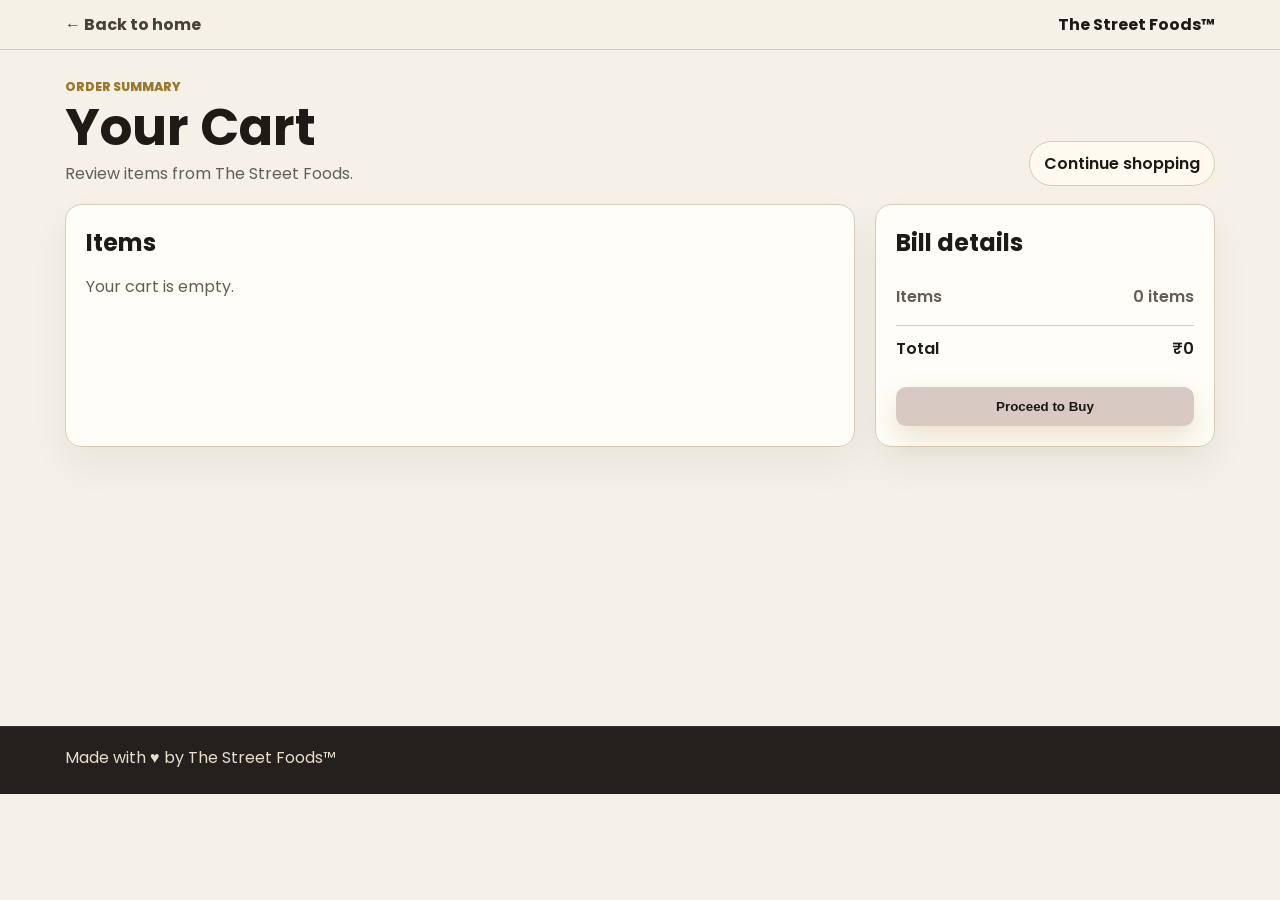
<file: cart.html>
<!DOCTYPE html>
<html lang="en">
<head>
  <meta charset="UTF-8" />
  <meta name="viewport" content="width=device-width, initial-scale=1.0"/>
  <title>Your Cart | The Street Foods&trade;</title>
  <link rel="icon" type="image/png" href="images/favicon.png">
  <link rel="preconnect" href="https://fonts.googleapis.com">
  <link rel="preconnect" href="https://fonts.gstatic.com" crossorigin>
  <link href="https://fonts.googleapis.com/css2?family=Poppins:wght@400;500;600;700;800&display=swap" rel="stylesheet">
  <link rel="stylesheet" href="outlet.css?v=20260426-7">
</head>
<body>
  <header class="outlet-top">
    <div class="container top-inner">
      <a href="index.html" class="back-link">&larr; Back to home</a>
      <strong>The Street Foods&trade;</strong>
    </div>
  </header>

  <main class="container cart-page">
    <section class="cart-hero">
      <div>
        <p class="eyebrow">Order summary</p>
        <h1>Your Cart</h1>
        <p id="cart-outlet-name">Review items before placing your order.</p>
      </div>
      <a class="pill" id="continue-shopping" href="index.html">Continue shopping</a>
    </section>

    <section class="cart-detail-grid">
      <article class="cart-detail-card">
        <h2>Items</h2>
        <div class="cart-detail-list" id="cart-detail-list"></div>
      </article>

      <aside class="cart-total-card">
        <h2>Bill details</h2>
        <div class="bill-row"><span>Items</span><span id="bill-count">0</span></div>
        <div class="bill-row total-row"><span>Total</span><span id="bill-total">&#8377;0</span></div>
        <button class="action-btn" id="checkout-btn" type="button">Proceed to Buy</button>
      </aside>
    </section>
  </main>

  <footer class="footer">
    <div class="container">Made with &hearts; by The Street Foods&trade;</div>
  </footer>

  <script src="cart.js?v=20260425-2"></script>
</body>
</html>
</file>
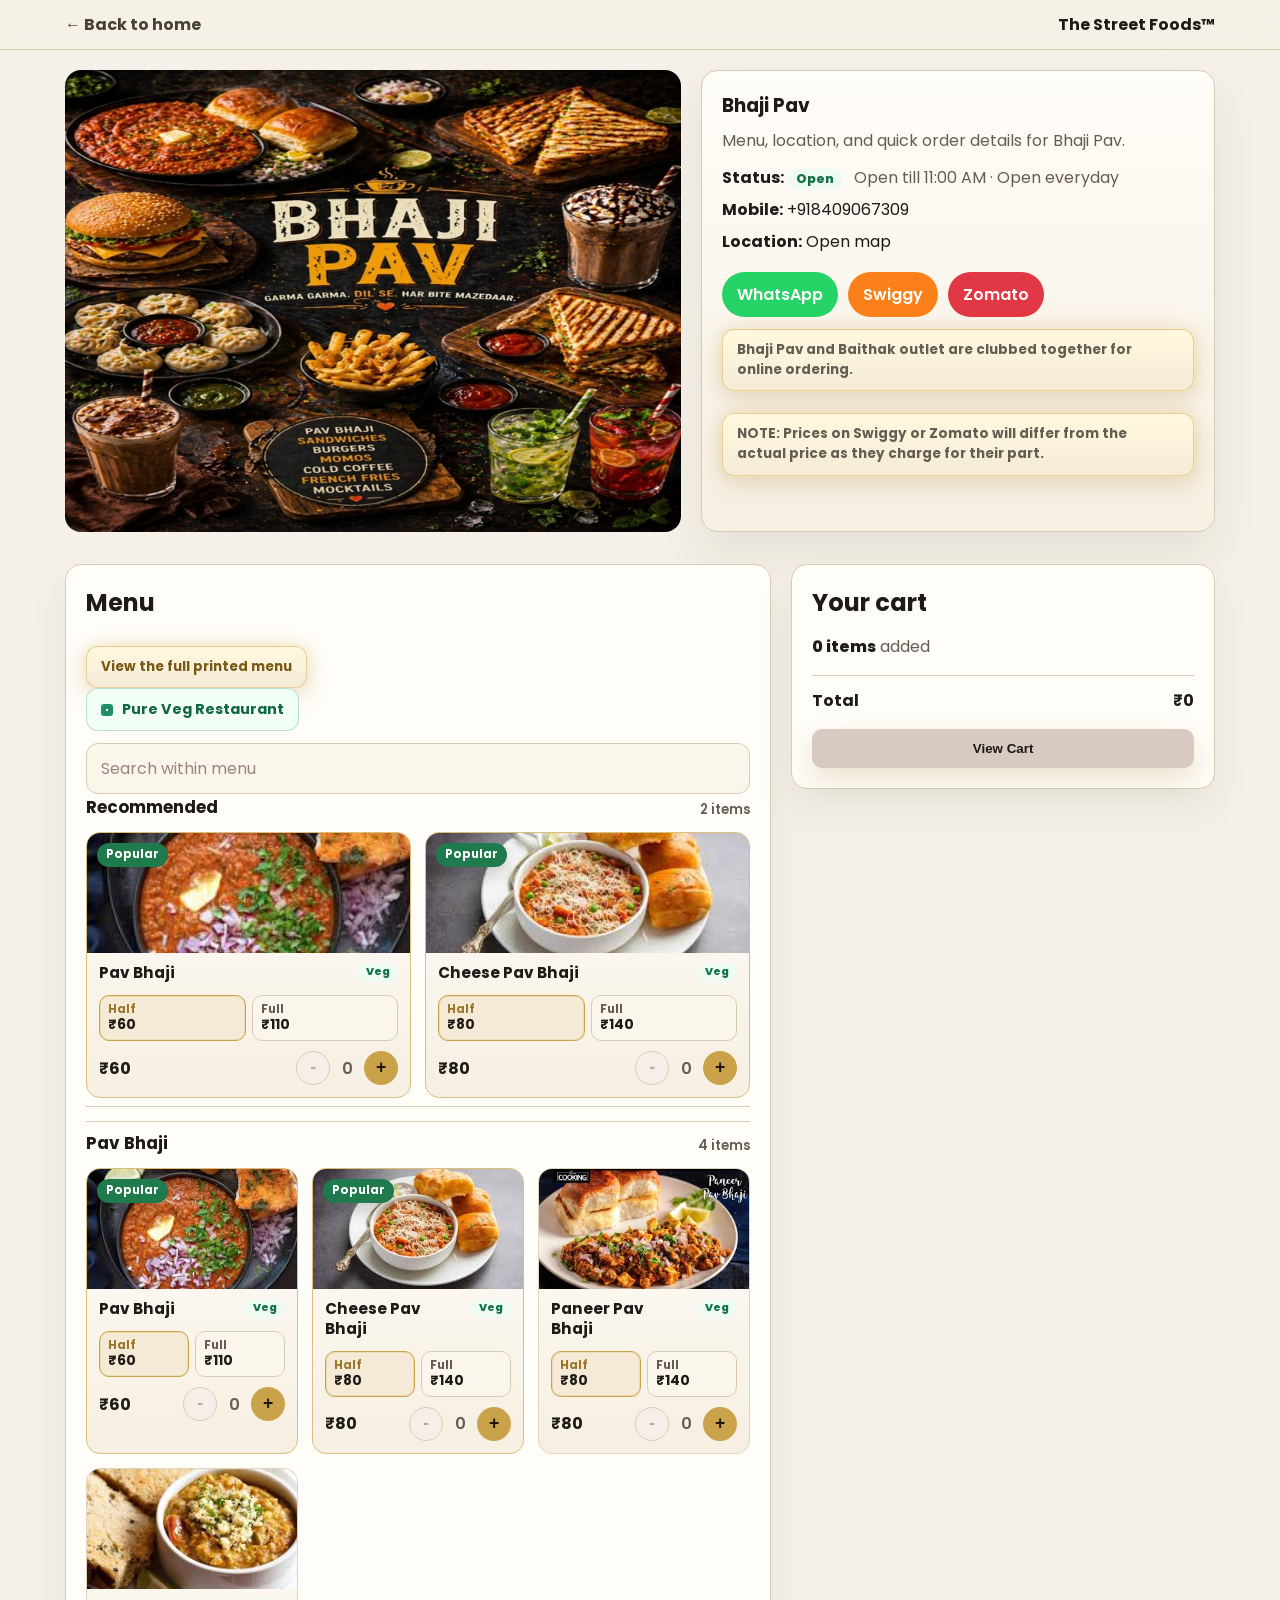
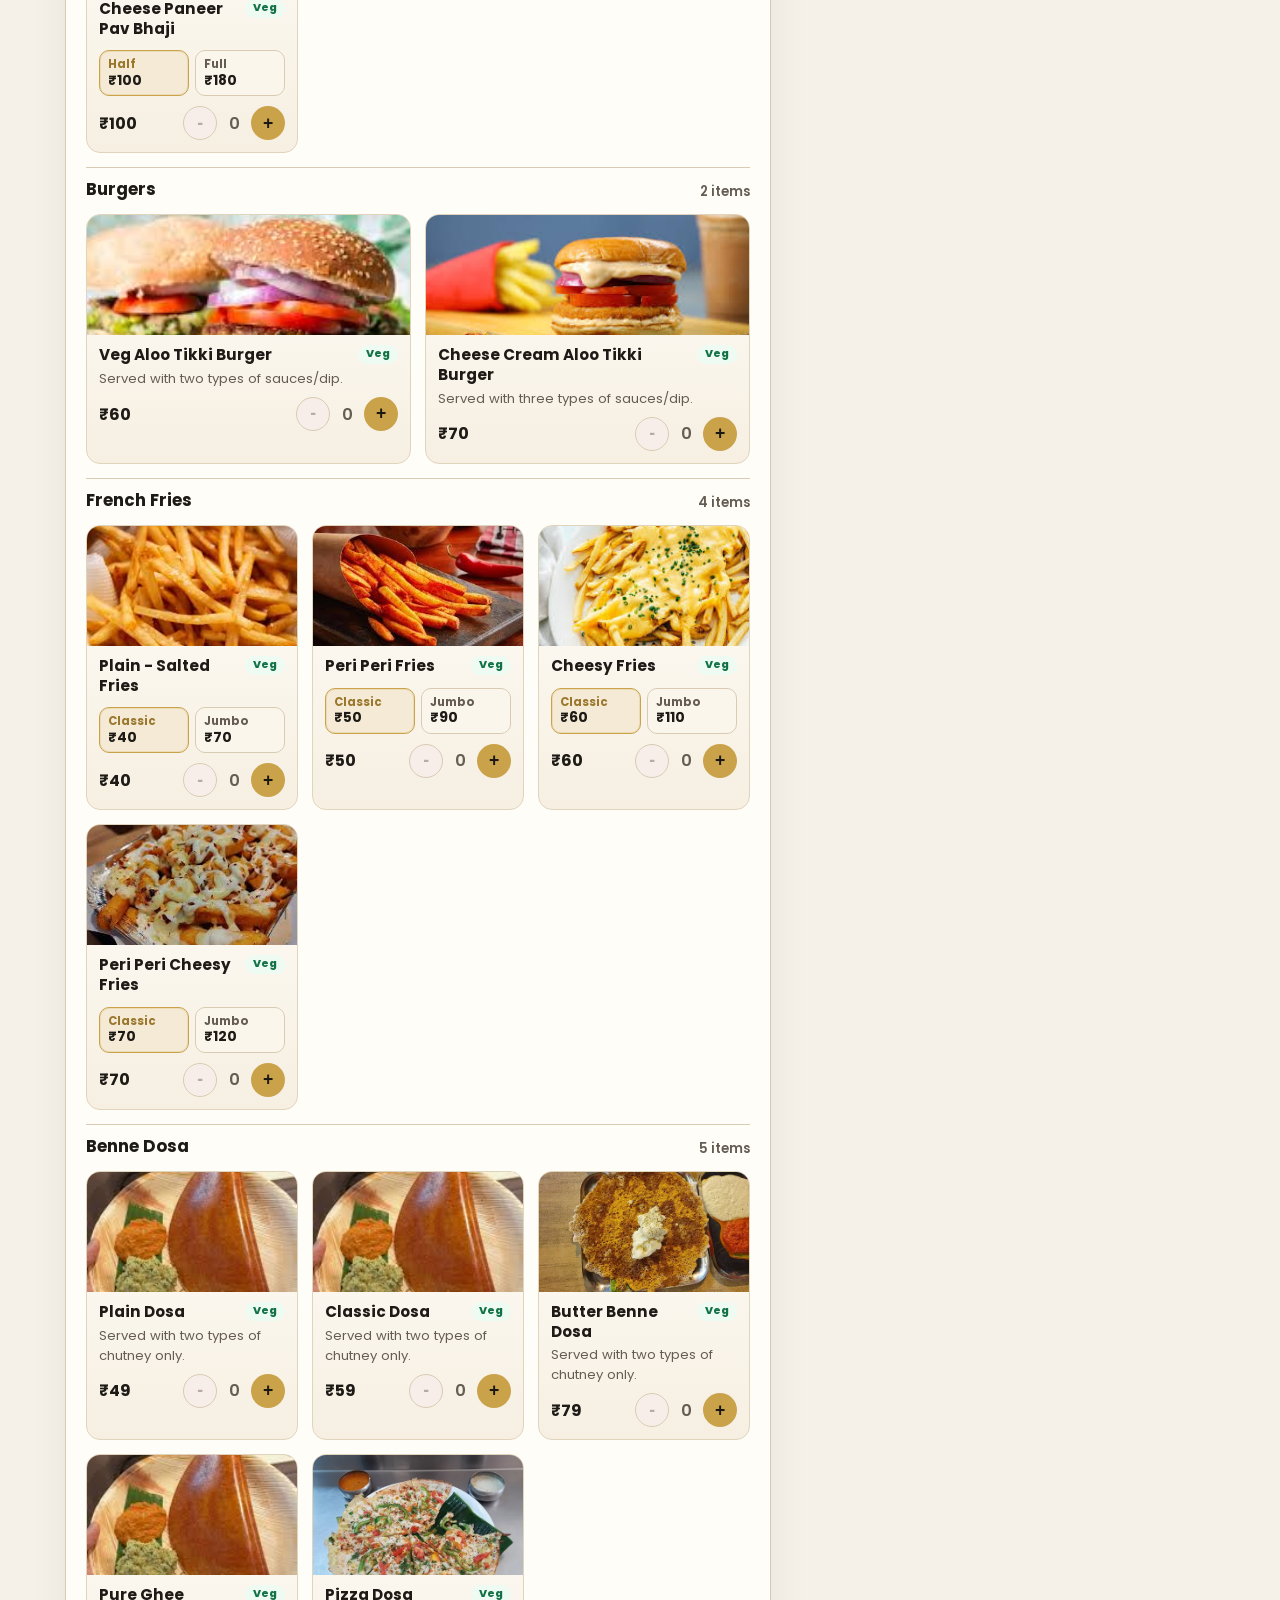
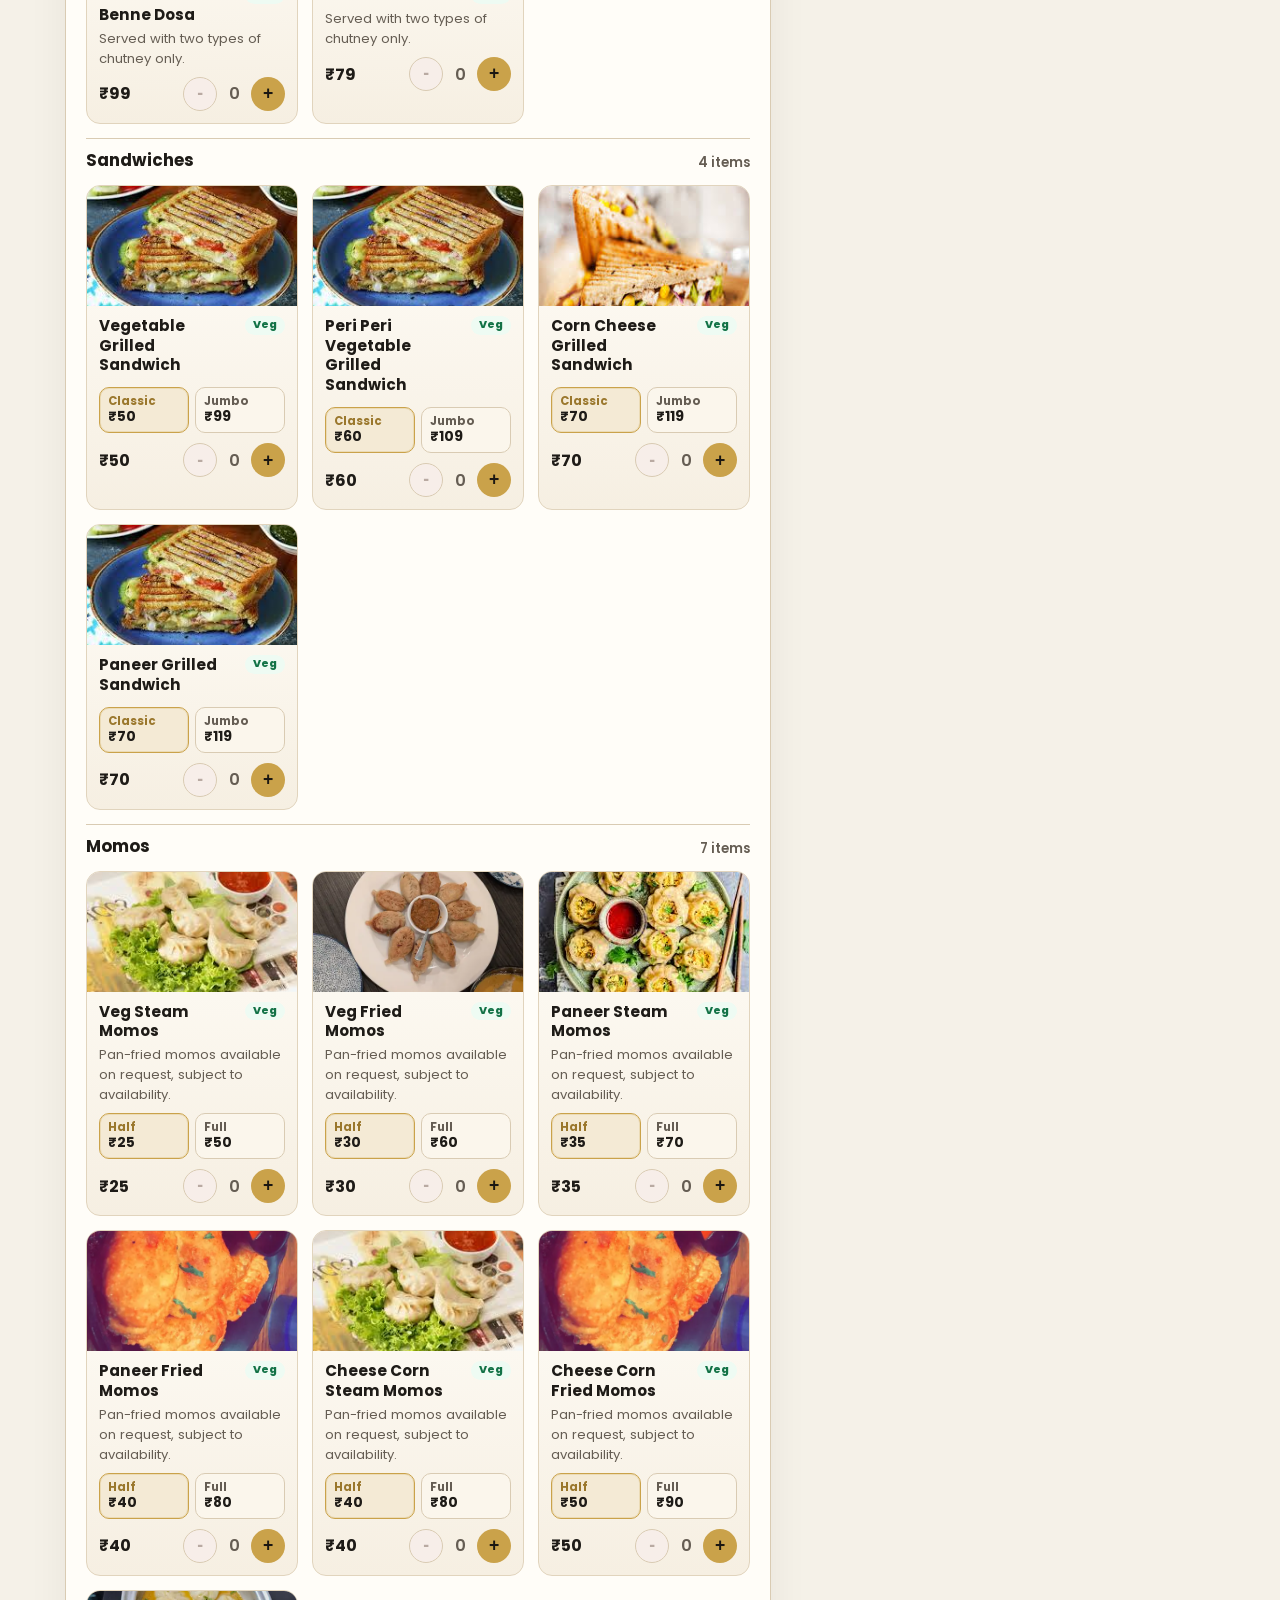
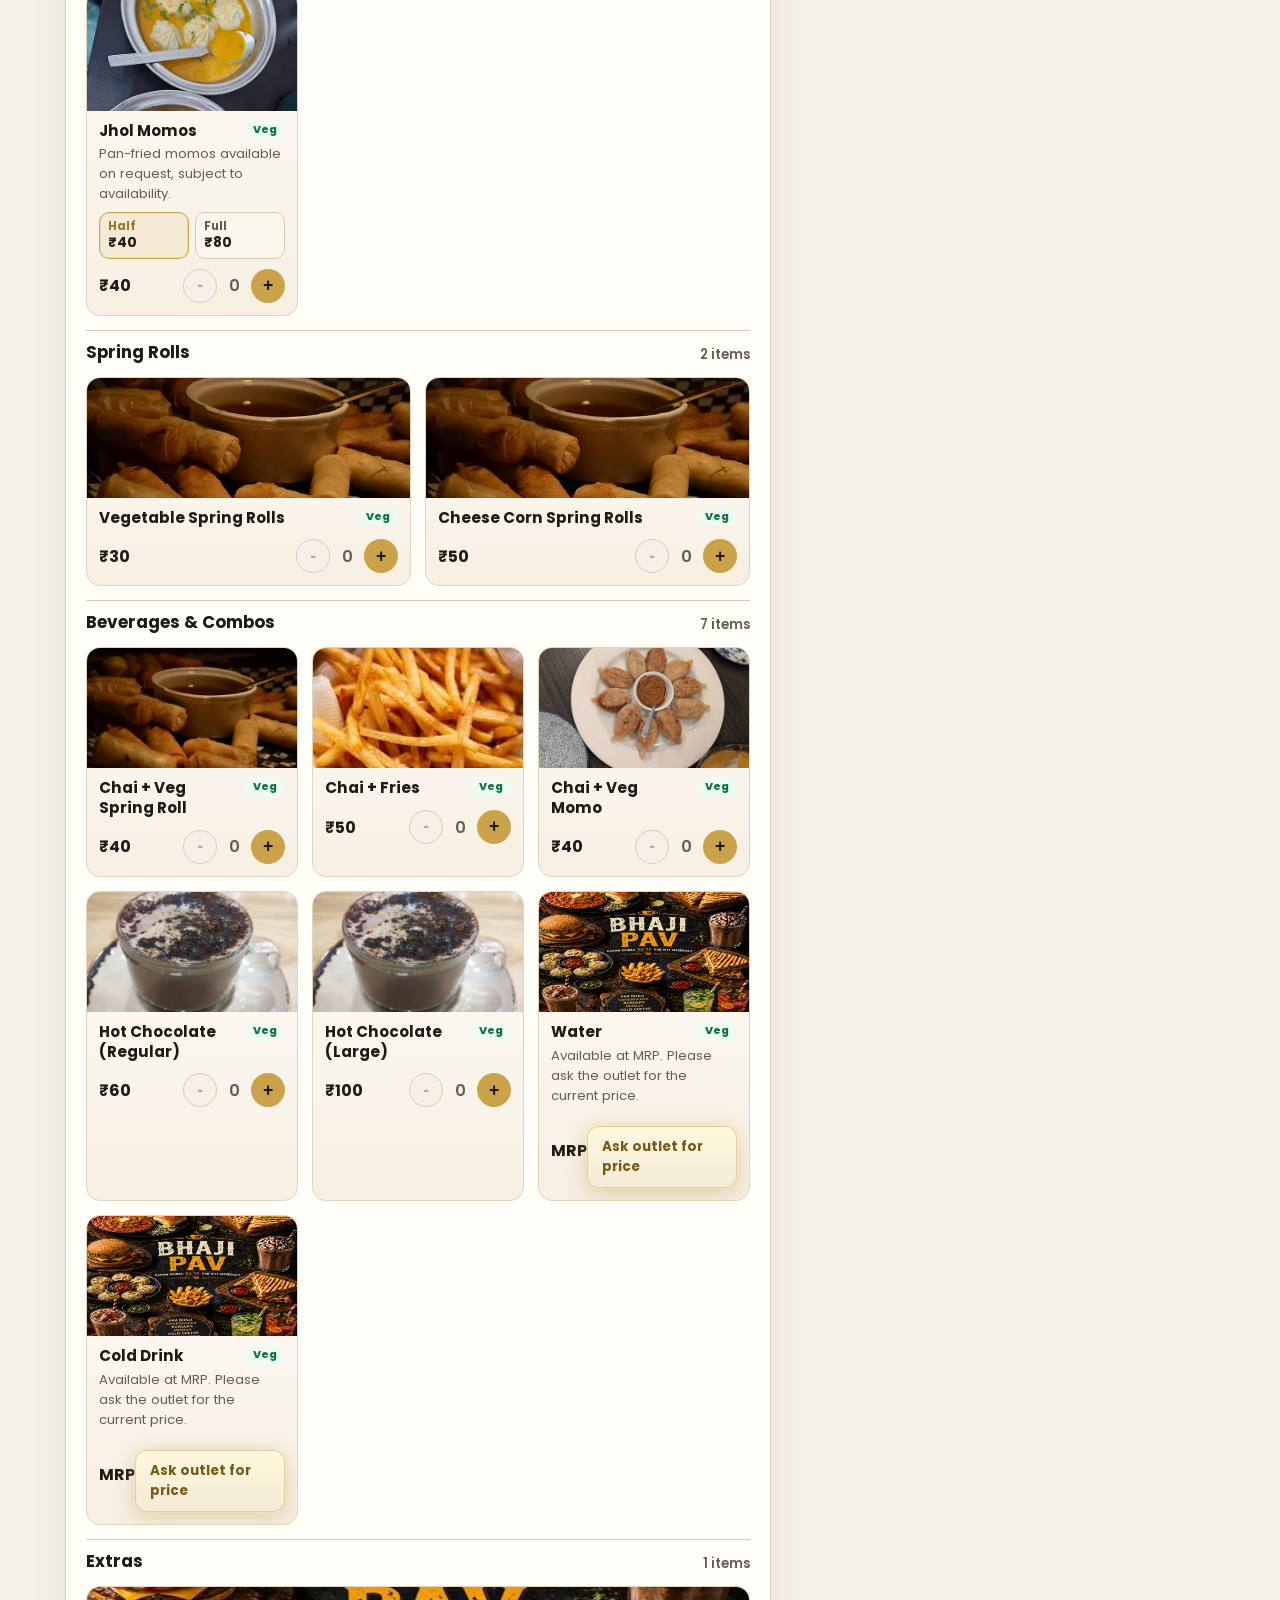
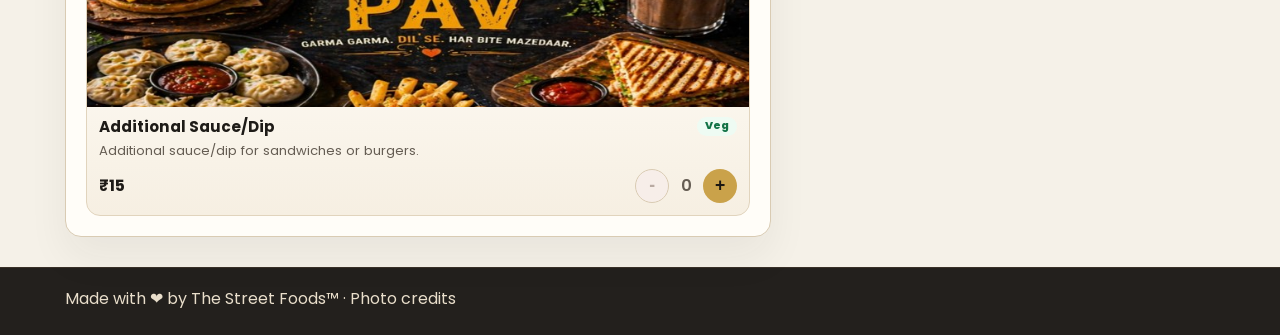
<file: outlet-bhaji-pav.html>
<!DOCTYPE html>
<html lang="en">
<head>
  <meta charset="UTF-8" />
  <meta name="viewport" content="width=device-width, initial-scale=1.0"/>
  <title>Bhaji Pav | The Street Foods™</title>
  <link rel="icon" type="image/png" href="images/favicon.png">
  <link rel="preconnect" href="https://fonts.googleapis.com">
  <link rel="preconnect" href="https://fonts.gstatic.com" crossorigin>
  <link href="https://fonts.googleapis.com/css2?family=Poppins:wght@400;500;600;700;800&display=swap" rel="stylesheet">
  <link rel="stylesheet" href="outlet.css?v=20260426-7">
</head>
<body data-outlet="bhaji-pav">
  <header class="outlet-top">
    <div class="container top-inner">
      <a href="index.html" class="back-link">← Back to home</a>
      <strong>The Street Foods™</strong>
    </div>
  </header>

  <main class="container">
    <section class="hero">
      <img src="images/bhaji.jpg" alt="Bhaji Pav outlet food" />
      <article class="hero-card">
        <h1 id="outlet-title"></h1>
        <p id="outlet-subtitle"></p>
        <ul class="contact-list">
          <li><strong>Mobile:</strong> <span id="outlet-phone"></span></li>
          <li><strong>Location:</strong> <a id="outlet-map" target="_blank" rel="noopener">Open map</a></li>
        </ul>
        <div class="pill-links">
          <a class="pill primary" id="outlet-whatsapp" target="_blank" rel="noopener">WhatsApp</a>
          <a class="pill" id="outlet-swiggy" target="_blank" rel="noopener">Swiggy</a>
          <a class="pill" id="outlet-zomato" target="_blank" rel="noopener">Zomato</a>
        </div>
        <p class="platform-note">Bhaji Pav and Baithak outlet are clubbed together for online ordering.</p>
        <p class="platform-note platform-note-secondary"><strong>NOTE:</strong> Prices on Swiggy or Zomato will differ from the actual price as they charge for their part.</p>
      </article>
    </section>

    <section class="content-grid">
      <article class="menu-card">
        <h2>Menu</h2>
        <p class="platform-note"><a href="images/bhajipav-menu-20261016.webp" target="_blank" rel="noopener">View the full printed menu</a></p>
        <div class="menu-tools" id="menu-tools"></div>
        <div class="menu-list" id="menu-list"></div>
      </article>

      <aside class="cart-card cart-summary-card">
        <h2>Your cart</h2>
        <p class="cart-summary-text"><span id="cart-count">0 items</span> added</p>
        <div class="total-row"><span>Total</span><span id="cart-total">&#8377;0</span></div>
        <button class="action-btn" id="view-cart-btn" type="button" disabled>View Cart</button>
      </aside>
    </section>
  </main>

  <footer class="footer">
    <div class="container">Made with ❤ by The Street Foods™ · <a href="photo-credits.html">Photo credits</a></div>
  </footer>

  <script src="outlet.js?v=20261016-menu-photos"></script>
</body>
</html>
</file>
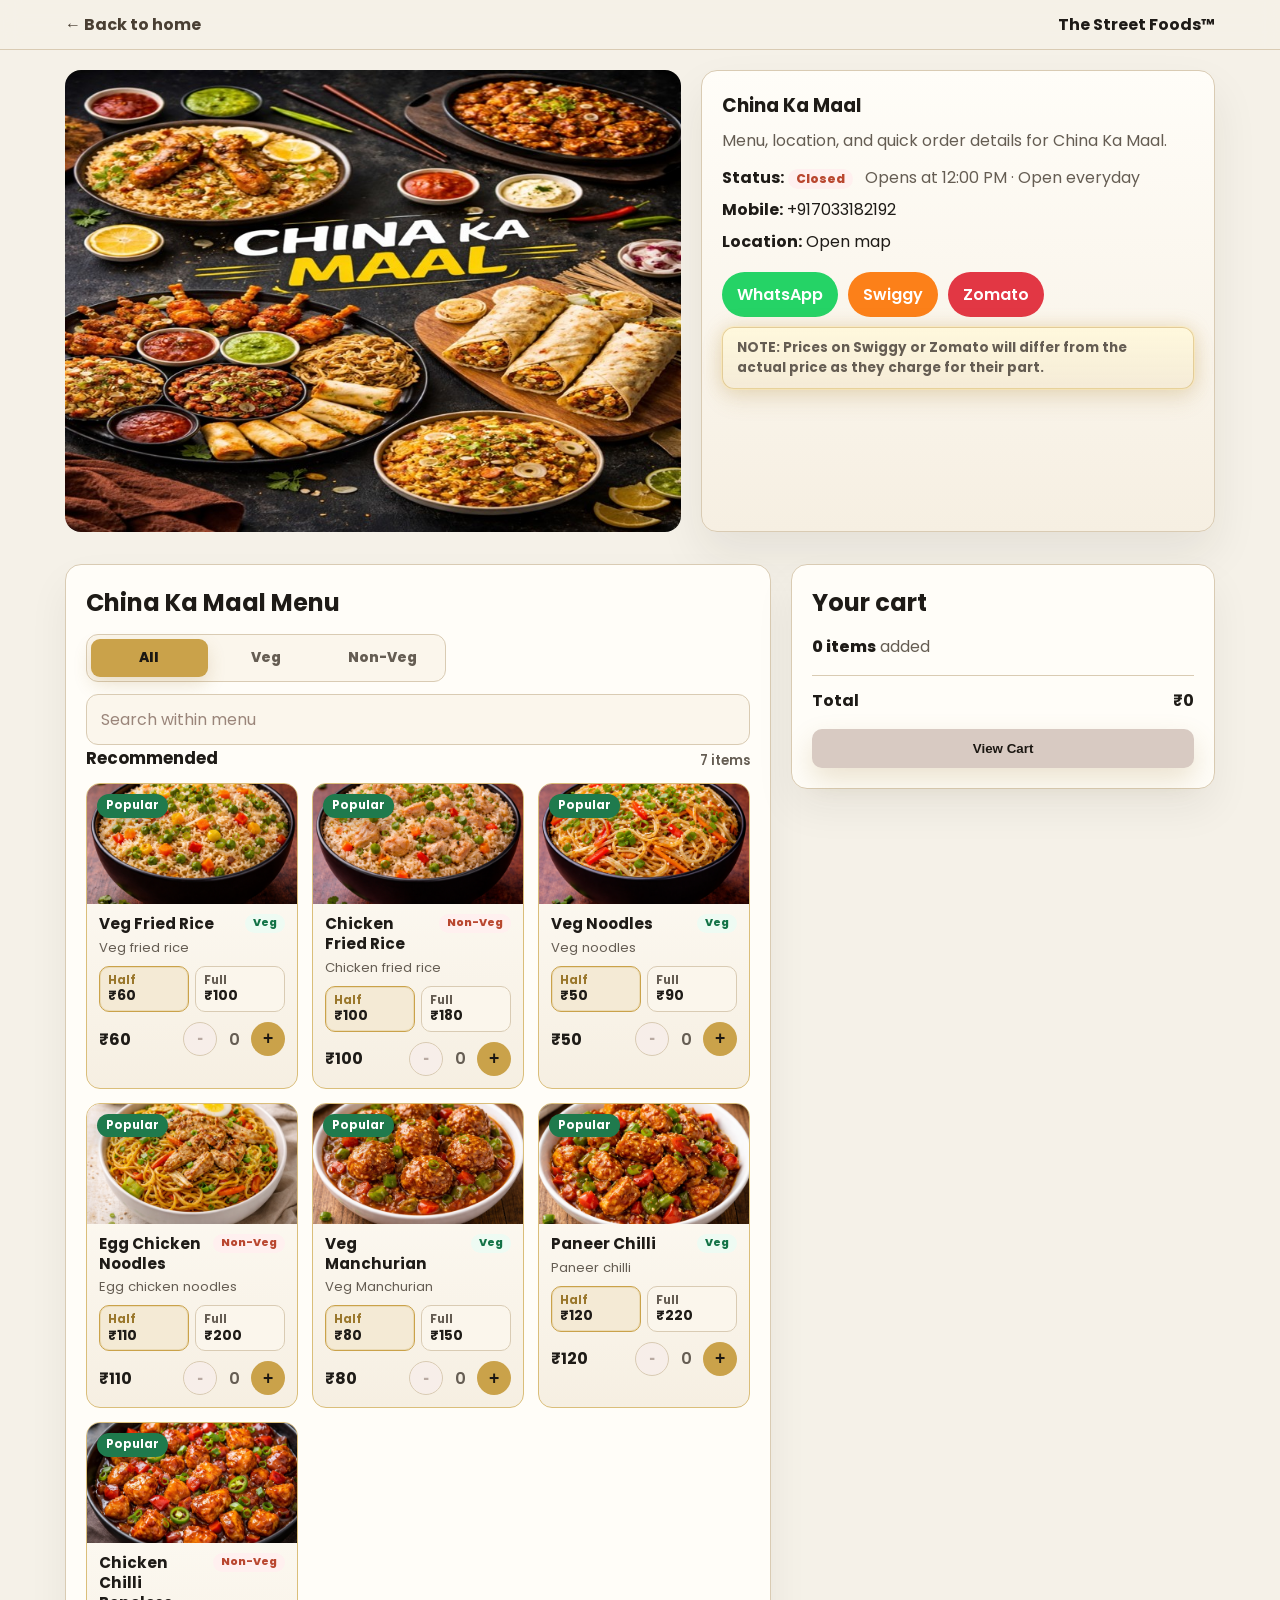
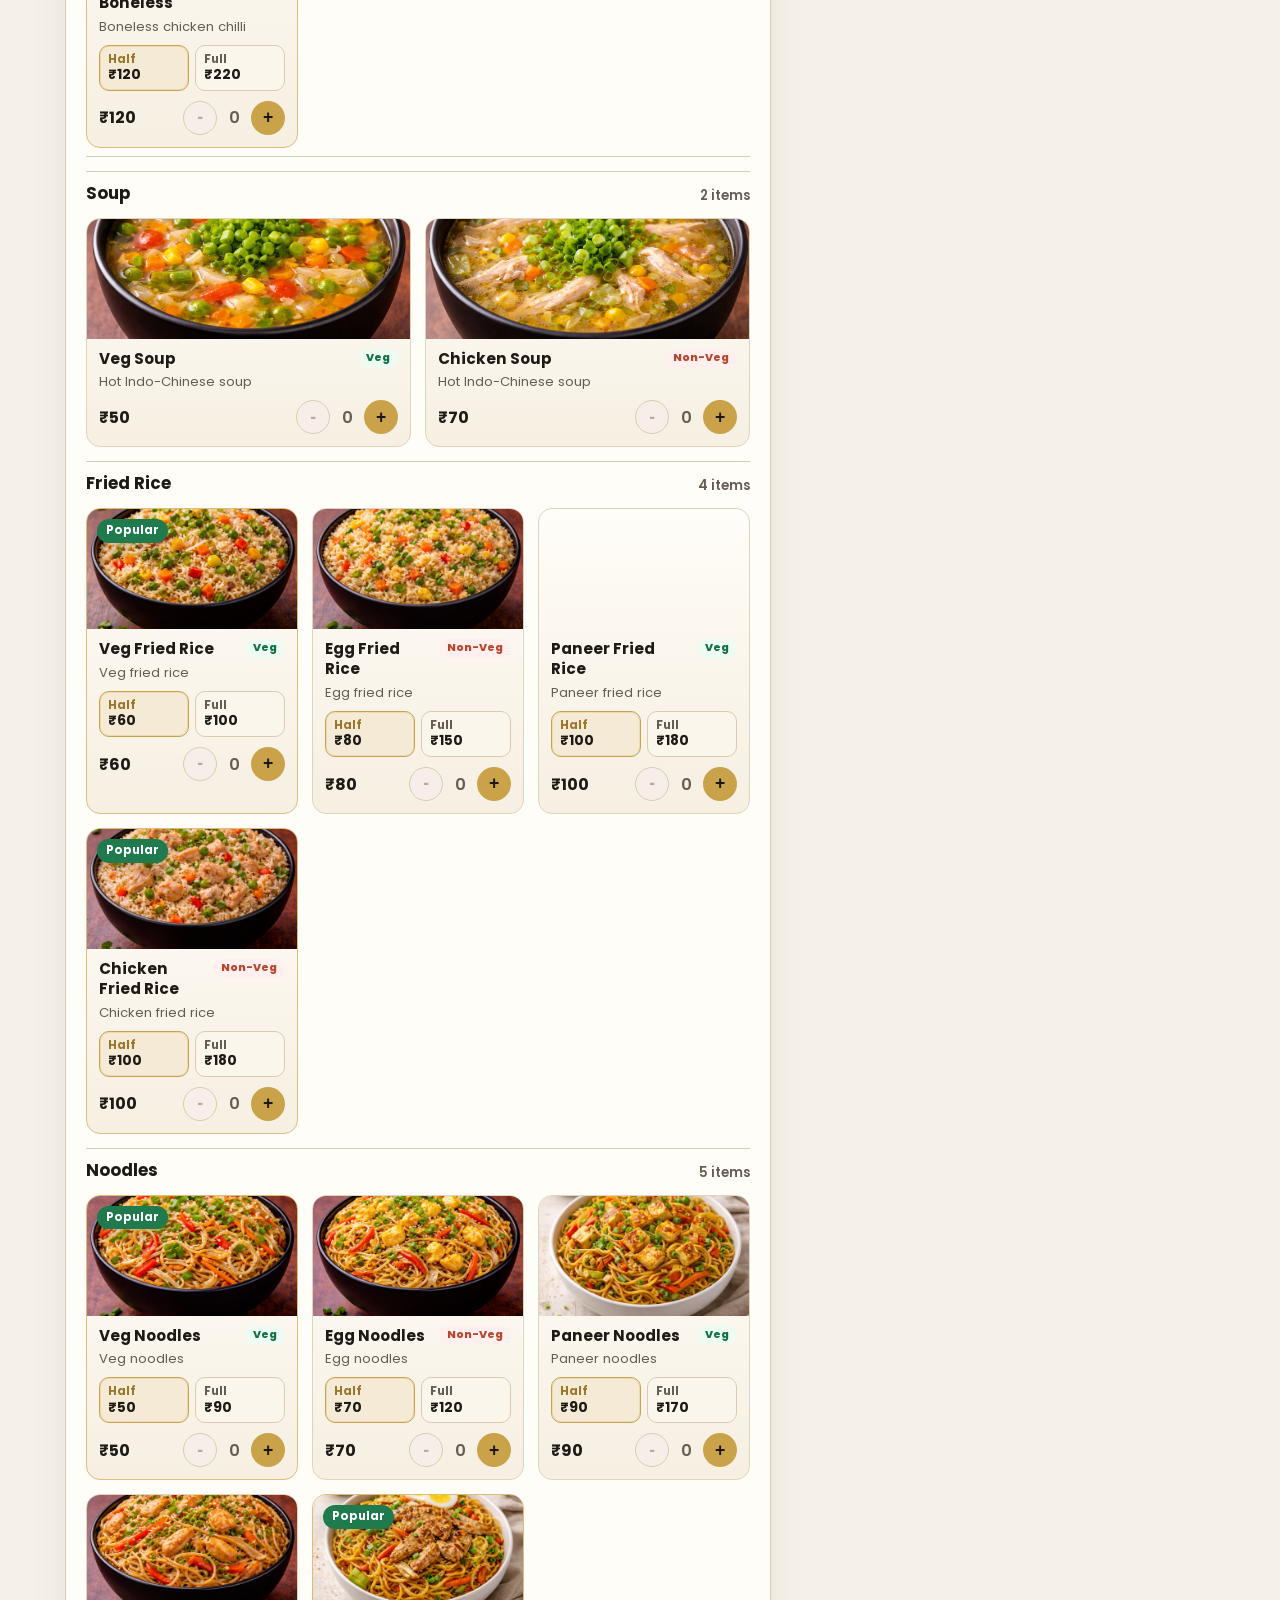
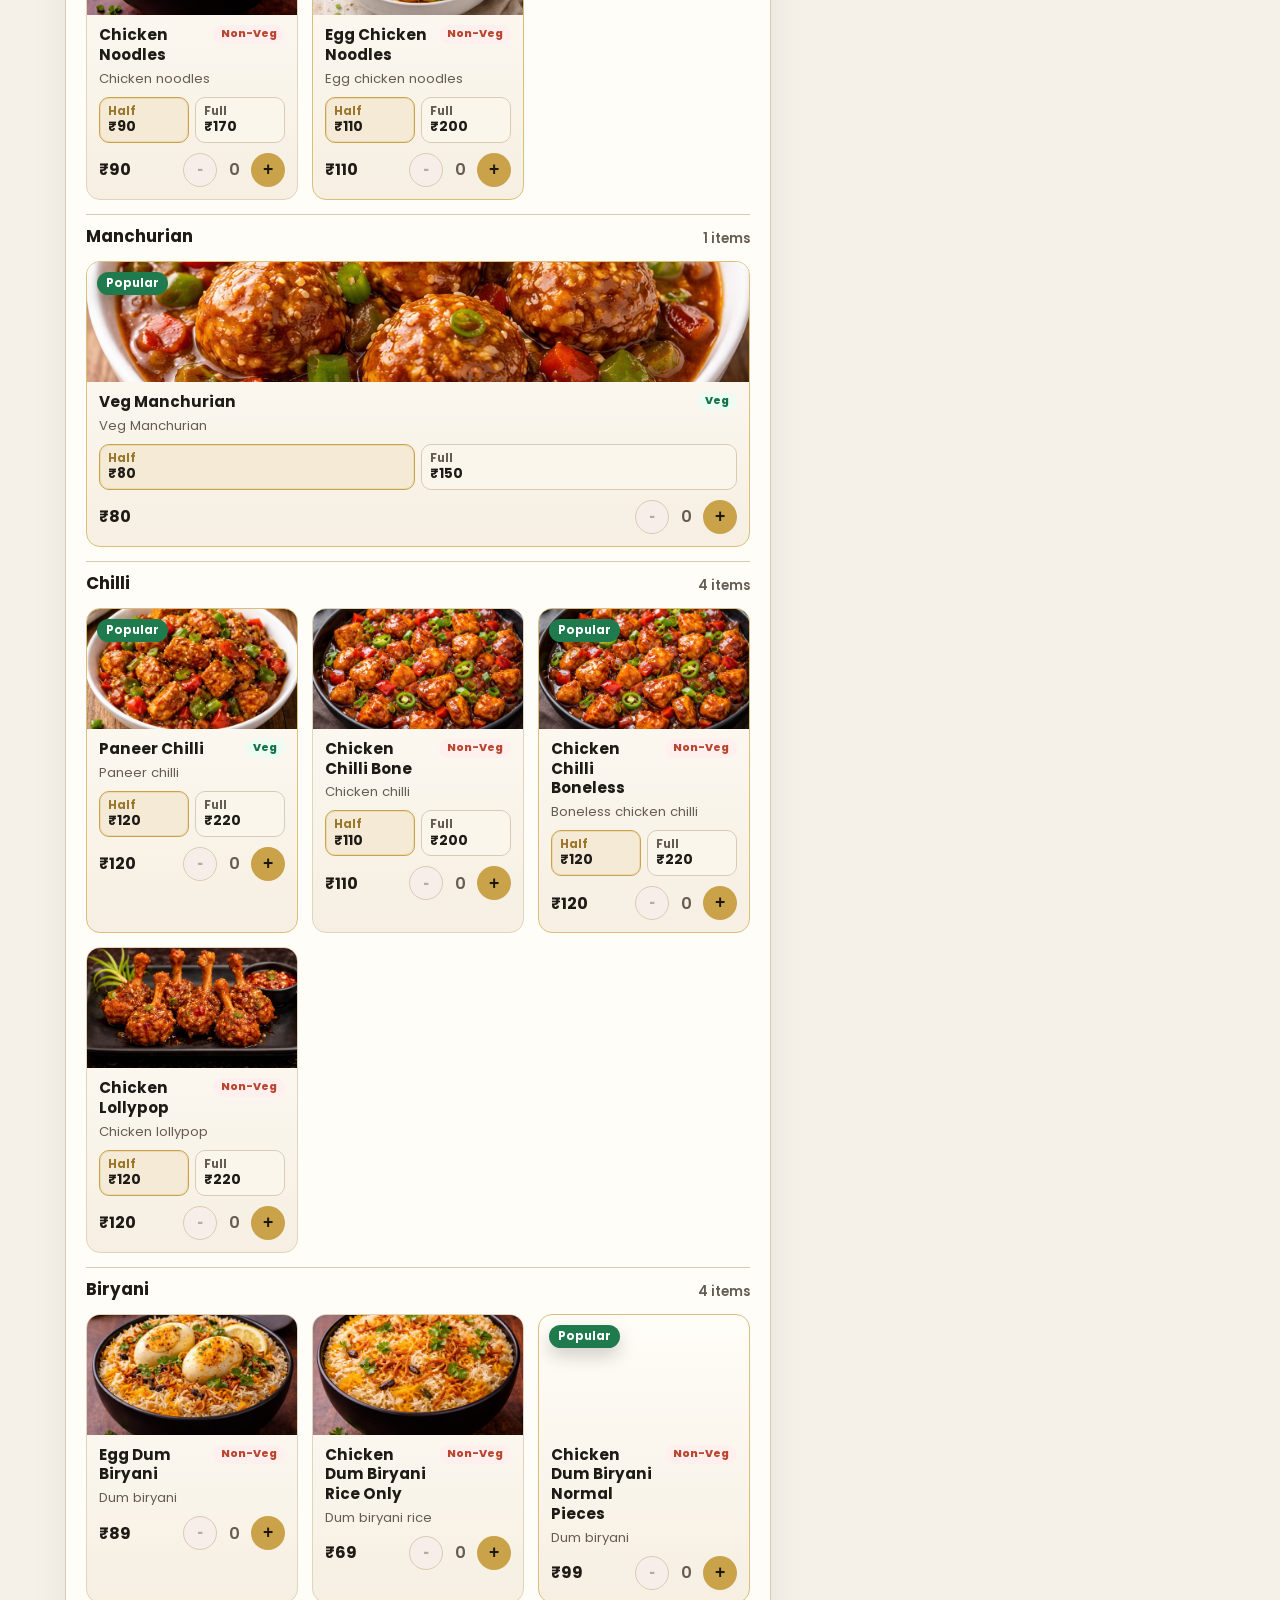
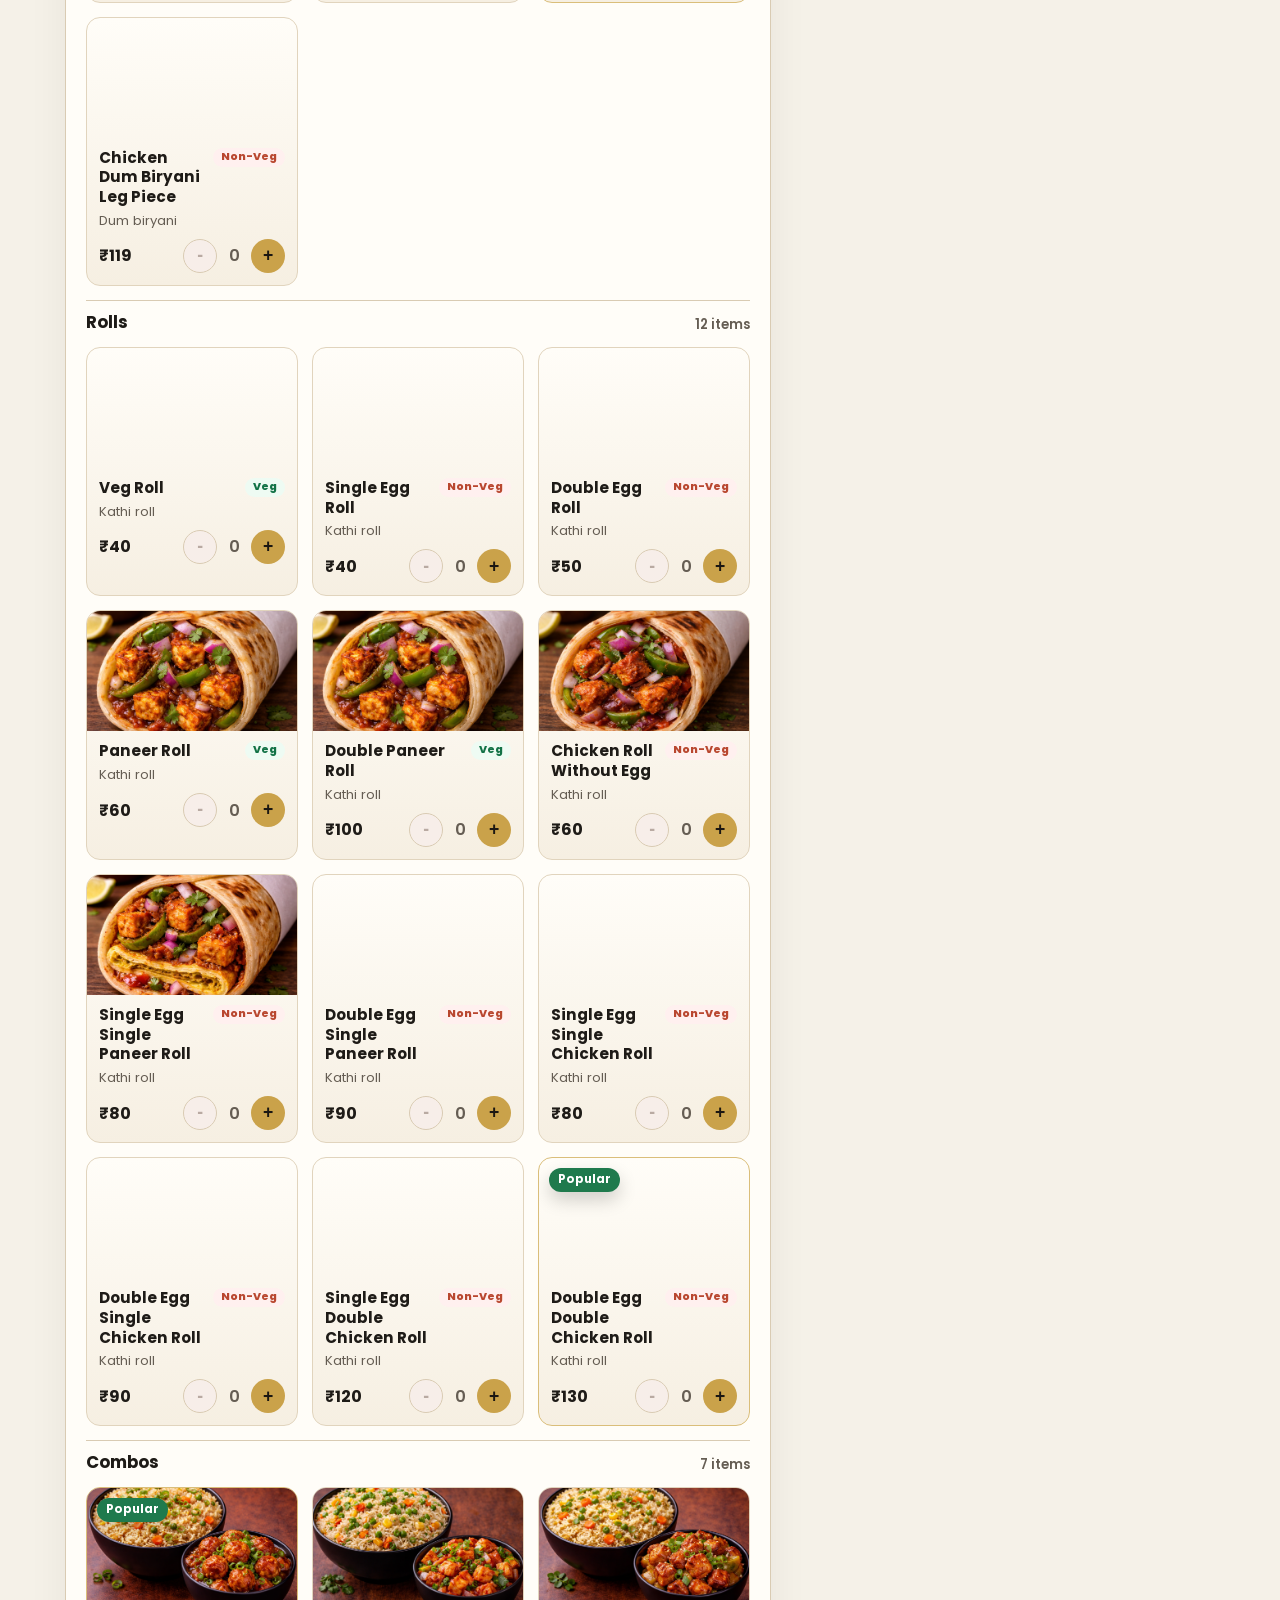
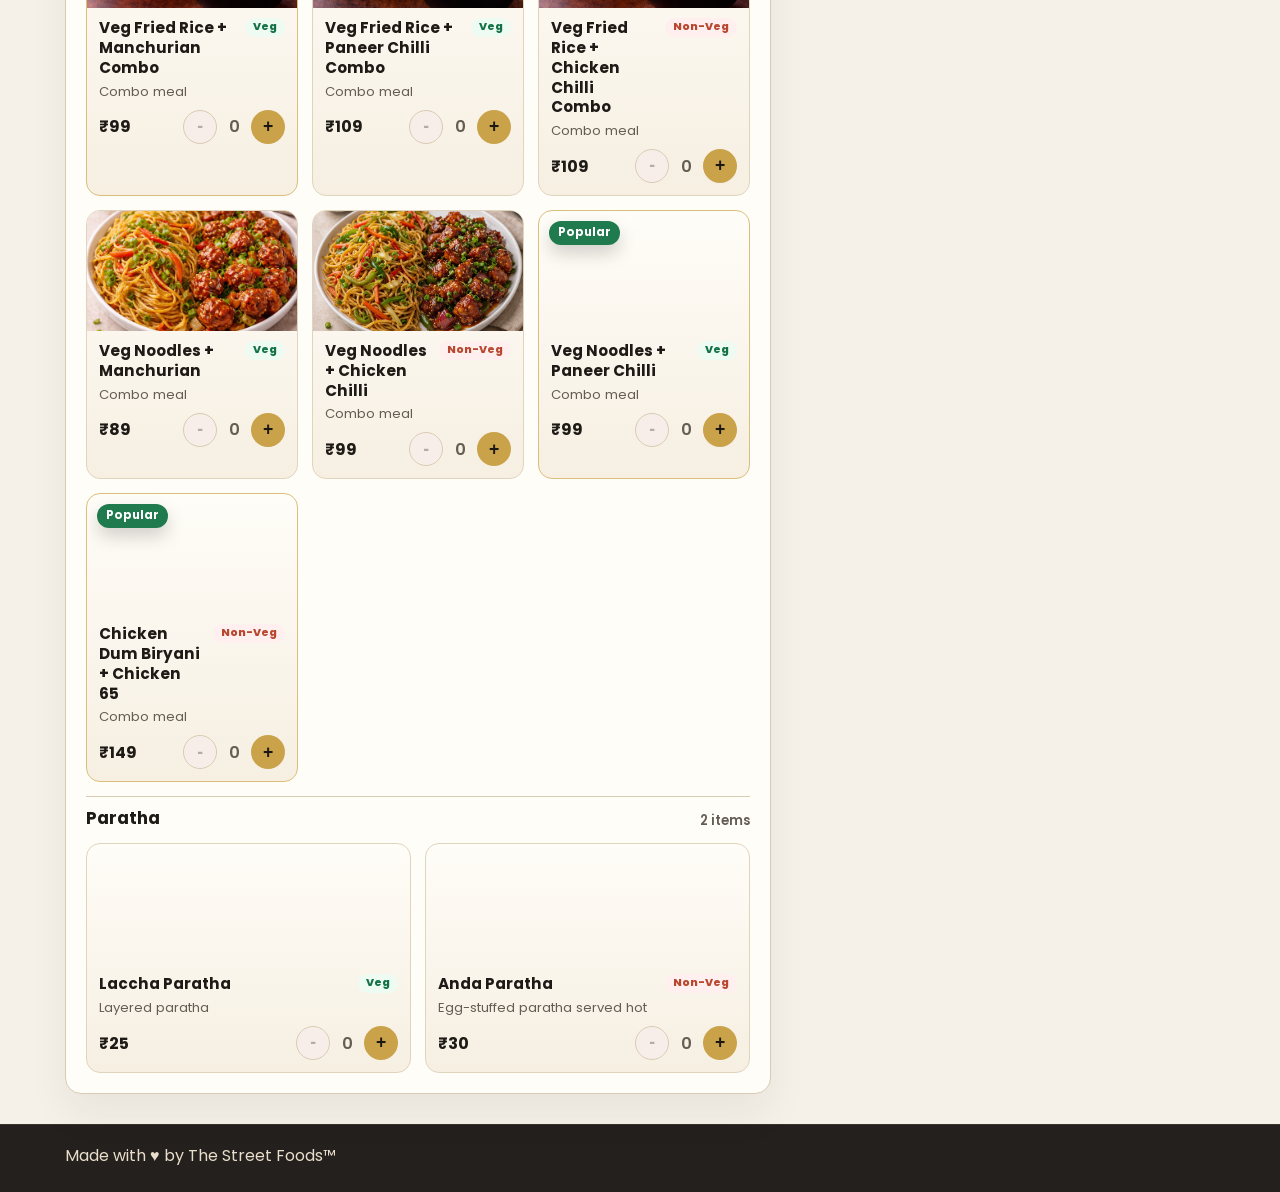
<file: outlet-china-ka-maal.html>
<!DOCTYPE html>
<html lang="en">
<head>
  <meta charset="UTF-8" />
  <meta name="viewport" content="width=device-width, initial-scale=1.0"/>
  <title>China Ka Maal | The Street Foods&trade;</title>
  <link rel="icon" type="image/png" href="images/favicon.png">
  <link rel="preconnect" href="https://fonts.googleapis.com">
  <link rel="preconnect" href="https://fonts.gstatic.com" crossorigin>
  <link href="https://fonts.googleapis.com/css2?family=Poppins:wght@400;500;600;700;800&display=swap" rel="stylesheet">
  <link rel="stylesheet" href="outlet.css?v=20260426-7">
</head>
<body data-outlet="china-ka-maal">
  <header class="outlet-top">
    <div class="container top-inner">
      <a href="index.html" class="back-link">&larr; Back to home</a>
      <strong>The Street Foods&trade;</strong>
    </div>
  </header>

  <main class="container">
    <section class="hero">
      <img src="images/china.jpg" alt="China Ka Maal dishes" />
      <article class="hero-card">
        <h1 id="outlet-title"></h1>
        <p id="outlet-subtitle"></p>
        <ul class="contact-list">
          <li><strong>Mobile:</strong> <span id="outlet-phone"></span></li>
          <li><strong>Location:</strong> <a id="outlet-map" target="_blank" rel="noopener">Open map</a></li>
        </ul>
        <div class="pill-links">
          <a class="pill primary" id="outlet-whatsapp" target="_blank" rel="noopener">WhatsApp</a>
          <a class="pill" id="outlet-swiggy" target="_blank" rel="noopener">Swiggy</a>
          <a class="pill" id="outlet-zomato" target="_blank" rel="noopener">Zomato</a>
        </div>
        <p class="platform-note platform-note-secondary"><strong>NOTE:</strong> Prices on Swiggy or Zomato will differ from the actual price as they charge for their part.</p>
      </article>
    </section>

    <section class="content-grid">
      <article class="menu-card">
        <h2>China Ka Maal Menu</h2>
        <div class="menu-tools" id="menu-tools"></div>
        <div class="menu-list" id="menu-list"></div>
      </article>

      <aside class="cart-card cart-summary-card">
        <h2>Your cart</h2>
        <p class="cart-summary-text"><span id="cart-count">0 items</span> added</p>
        <div class="total-row"><span>Total</span><span id="cart-total">&#8377;0</span></div>
        <button class="action-btn" id="view-cart-btn" type="button" disabled>View Cart</button>
      </aside>
    </section>
  </main>

  <footer class="footer">
    <div class="container">Made with &hearts; by The Street Foods&trade;</div>
  </footer>

  <script src="outlet.js?v=20260426-6"></script>
</body>
</html>
</file>
<file: outlet.css>
:root {
  --bg: #f5f1e8;
  --text: #1e1b17;
  --muted: #655d53;
  --brand: #caa24a;
  --brand-dark: #9a772c;
  --accent: #1f7a4d;
  --line: #d9cbb3;
  --soft: #f4ead5;
  --card: #fffdf8;
  --surface-dark: #23201d;
}
* { box-sizing: border-box; margin: 0; padding: 0; }
body { font-family: 'Poppins', sans-serif; background: var(--bg); color: var(--text); }
img { max-width: 100%; display: block; }
a { text-decoration: none; color: inherit; }
.container { width: min(1150px, 92%); margin-inline: auto; }

.outlet-top {
  position: sticky;
  top: 0;
  z-index: 20;
  background: rgba(245, 241, 232, .96);
  border-bottom: 1px solid var(--line);
  backdrop-filter: blur(10px);
}
.top-inner {
  display: flex;
  justify-content: space-between;
  align-items: center;
  padding: 12px 0;
}
.back-link { color: #493f33; font-weight: 700; }

.hero {
  margin: 20px 0 32px;
  display: grid;
  grid-template-columns: 1.2fr 1fr;
  gap: 20px;
}
.hero img {
  border-radius: 16px;
  min-height: 280px;
  object-fit: cover;
}
.hero-card {
  border: 1px solid var(--line);
  background: linear-gradient(180deg, #fffdf8, #f6efe2);
  border-radius: 16px;
  padding: 20px;
  box-shadow: 0 22px 46px rgba(35, 32, 29, .08);
}
.hero-card h1 { margin-bottom: 8px; }
.hero-card p { color: var(--muted); margin-bottom: 12px; }
.contact-list { list-style: none; display: grid; gap: 7px; margin: 12px 0 18px; }
.pill-links { display: flex; gap: 10px; flex-wrap: wrap; }
.platform-note {
  margin-top: 12px;
  display: inline-block;
  padding: 10px 14px;
  border: 1px solid rgba(202, 162, 74, .45);
  border-radius: 12px;
  background: linear-gradient(180deg, rgba(255, 248, 220, .95), rgba(244, 234, 213, .92));
  color: #7a5816;
  font-size: .84rem;
  font-weight: 700;
  line-height: 1.5;
  box-shadow: 0 0 0 1px rgba(255, 236, 179, .55), 0 0 18px rgba(202, 162, 74, .28), 0 10px 24px rgba(154, 119, 44, .14);
}
.platform-note-secondary {
  margin-top: 10px;
}
.pill {
  border-radius: 999px;
  padding: 9px 14px;
  font-weight: 600;
  border: 1px solid var(--line);
  background: #fffaf0;
}
#outlet-whatsapp {
  background: #25d366;
  color: #fff;
  border-color: transparent;
}
.pill.primary { background: var(--brand); color: #1b1712; border-color: transparent; }
#outlet-swiggy {
  background: #fc8019;
  color: #fff;
  border-color: transparent;
}
#outlet-zomato {
  background: #e23744;
  color: #fff;
  border-color: transparent;
}

.content-grid {
  display: grid;
  grid-template-columns: 1.5fr .9fr;
  gap: 20px;
  margin-bottom: 30px;
}
.menu-card,
.cart-card {
  border: 1px solid var(--line);
  background: var(--card);
  border-radius: 16px;
  padding: 20px;
  box-shadow: 0 20px 42px rgba(35, 32, 29, .06);
}
.menu-card h2,
.cart-card h2 { margin-bottom: 14px; }

.menu-list {
  display: grid;
  grid-template-columns: repeat(auto-fit, minmax(220px, 1fr));
  gap: 14px;
}
.menu-tools {
  grid-column: 1 / -1;
  display: grid;
  gap: 12px;
}
.diet-filter {
  display: inline-grid;
  grid-template-columns: repeat(3, minmax(0, 1fr));
  width: min(360px, 100%);
  padding: 4px;
  border: 1px solid var(--line);
  border-radius: 12px;
  background: #fbf6ec;
}
.diet-filter-btn {
  min-width: 0;
  border: 0;
  border-radius: 9px;
  padding: 9px 12px;
  background: transparent;
  color: var(--muted);
  cursor: pointer;
  font: inherit;
  font-size: .86rem;
  font-weight: 800;
}
.diet-filter-btn.active {
  background: var(--brand);
  color: #1b1712;
  box-shadow: 0 8px 18px rgba(154, 119, 44, .18);
}
.pure-veg-badge {
  grid-column: 1 / -1;
  display: inline-flex;
  align-items: center;
  gap: 9px;
  width: max-content;
  max-width: 100%;
  border: 1px solid rgba(30, 143, 106, .28);
  border-radius: 12px;
  padding: 10px 14px;
  background: #f1fff7;
  color: #126647;
  font-size: .9rem;
  font-weight: 800;
}
.pure-veg-badge span {
  width: 12px;
  height: 12px;
  border: 2px solid #1e8f6a;
  border-radius: 3px;
  background: #fff;
  box-shadow: inset 0 0 0 3px #1e8f6a;
  flex: 0 0 auto;
}
.menu-empty {
  grid-column: 1 / -1;
}
.menu-search input {
  width: 100%;
  border: 1px solid var(--line);
  border-radius: 12px;
  padding: 12px 14px;
  background: #fbf6ec;
  color: var(--text);
  font: inherit;
}
.menu-search input::placeholder {
  color: #9a857a;
}
.recommended-category {
  padding-bottom: 8px;
  border-bottom: 1px solid var(--line);
}
.menu-category {
  grid-column: 1 / -1;
  display: grid;
  gap: 12px;
}
.menu-category + .menu-category {
  padding-top: 8px;
  border-top: 1px solid var(--line);
}
.category-head {
  display: flex;
  justify-content: space-between;
  align-items: end;
  gap: 12px;
}
.category-head h3 {
  font-size: 1.05rem;
}
.category-head span {
  color: var(--muted);
  font-size: .82rem;
  font-weight: 600;
}
.category-grid {
  display: grid;
  grid-template-columns: repeat(auto-fit, minmax(210px, 1fr));
  gap: 14px;
}
.menu-item {
  border: 1px solid #e1d4bd;
  border-radius: 14px;
  overflow: hidden;
  background: linear-gradient(180deg, #fffdf8, #f6efe2);
  transition: transform .18s ease, box-shadow .18s ease, border-color .18s ease;
}
.menu-item:hover {
  transform: translateY(-2px);
  border-color: #d5b260;
  box-shadow: 0 16px 34px rgba(35, 32, 29, .12);
}
.popular-item {
  border-color: #dabe7a;
}
.menu-image-wrap {
  position: relative;
}
.menu-item img {
  width: 100%;
  height: 120px;
  object-fit: cover;
}
.popular-badge {
  position: absolute;
  top: 10px;
  left: 10px;
  border-radius: 999px;
  background: var(--accent);
  color: #fff;
  font-size: .72rem;
  font-weight: 700;
  line-height: 1;
  padding: 6px 9px;
  box-shadow: 0 8px 18px rgba(0, 0, 0, .18);
}
.menu-meta { padding: 10px 12px 12px; }
.menu-title-row {
  display: flex;
  justify-content: space-between;
  align-items: start;
  gap: 10px;
}
.menu-meta h3 { font-size: .95rem; line-height: 1.3; margin-bottom: 4px; }
.menu-meta p { color: var(--muted); font-size: .82rem; margin-bottom: 8px; }
.diet-pill {
  flex: 0 0 auto;
  border-radius: 999px;
  padding: 4px 8px;
  font-size: .68rem;
  font-weight: 800;
  line-height: 1;
}
.diet-pill.veg {
  background: #eefbf3;
  color: #127246;
}
.diet-pill.non-veg {
  background: #fff0ef;
  color: #b9472f;
}
.variant-options {
  display: grid;
  grid-template-columns: repeat(2, minmax(0, 1fr));
  gap: 6px;
  margin: 8px 0 10px;
}
.variant-option {
  position: relative;
  display: grid;
  gap: 1px;
  min-width: 0;
  border: 1px solid var(--line);
  border-radius: 10px;
  padding: 7px 8px;
  background: #fbf6ec;
  color: var(--text);
  cursor: pointer;
  font: inherit;
  line-height: 1.15;
  text-align: left;
}
.variant-label {
  color: var(--muted);
  font-size: .72rem;
  font-weight: 700;
}
.variant-option strong {
  font-size: .86rem;
}
.variant-option.active {
  border-color: var(--brand);
  background: var(--soft);
  box-shadow: inset 0 0 0 1px rgba(202, 162, 74, .22);
}
.variant-option.active .variant-label {
  color: var(--brand-dark);
}
.variant-option.in-cart {
  padding-right: 32px;
}
.variant-qty {
  position: absolute;
  top: 7px;
  right: 7px;
  display: grid;
  place-items: center;
  min-width: 18px;
  height: 18px;
  border-radius: 999px;
  background: var(--brand);
  color: #fff;
  font-size: .7rem;
  font-weight: 800;
  line-height: 1;
}
.variant-option.active .variant-qty {
  color: #fff;
}
.menu-bottom { display: flex; justify-content: space-between; align-items: center; }
.price { font-weight: 700; }
.item-actions { display: flex; gap: 6px; align-items: center; }
.qty {
  min-width: 22px;
  text-align: center;
  font-weight: 600;
  color: var(--muted);
}
.item-step,
.add-btn {
  width: 34px;
  height: 34px;
  padding: 0;
  border-radius: 50%;
  font-size: 1.1rem;
  line-height: 1;
  cursor: pointer;
}
.item-step {
  color: var(--brand-dark);
  background: var(--soft);
}
.item-step:disabled {
  color: #b9aaa2;
  background: #f7eee9;
  cursor: not-allowed;
}

.cart-summary-card {
  align-self: start;
  position: sticky;
  top: 78px;
}
.cart-summary-text {
  color: var(--muted);
  margin-bottom: 4px;
}
.cart-summary-text span {
  color: var(--text);
  font-weight: 800;
}
.cart-controls {
  display: grid;
  grid-template-columns: 28px 28px 28px;
  align-items: center;
  text-align: center;
  border: 1px solid var(--line);
  border-radius: 999px;
  overflow: hidden;
  background: #fffaf0;
}
.cart-controls button {
  width: 28px;
  height: 28px;
  border: 0;
  background: var(--soft);
  color: var(--brand-dark);
  cursor: pointer;
  font-weight: 800;
}
.cart-controls span {
  font-size: .86rem;
  font-weight: 700;
}
.outlet-status {
  display: inline-flex;
  align-items: center;
  border-radius: 999px;
  padding: 4px 8px;
  font-size: .76rem;
  font-weight: 800;
  line-height: 1;
}
.outlet-status.open {
  background: #eefbf3;
  color: #127246;
}
.outlet-status.closed {
  background: #fff0ef;
  color: #b9472f;
}
.status-detail {
  margin-left: 8px;
  color: var(--muted);
}
.total-row {
  display: flex;
  justify-content: space-between;
  font-weight: 700;
  margin: 16px 0;
  padding-top: 12px;
  border-top: 1px solid var(--line);
}
.action-btn {
  width: 100%;
  border: 0;
  border-radius: 10px;
  padding: 12px;
  background: var(--brand);
  color: #1b1712;
  font-weight: 700;
  cursor: pointer;
  box-shadow: 0 12px 28px rgba(154, 119, 44, .2);
}
.action-btn:disabled {
  background: #d8cac2;
  cursor: not-allowed;
}
.empty { color: var(--muted); }

.cart-page {
  min-height: 72vh;
}
.cart-hero {
  display: flex;
  justify-content: space-between;
  align-items: end;
  gap: 16px;
  margin: 28px 0 18px;
}
.eyebrow {
  color: var(--brand-dark);
  font-weight: 800;
  font-size: .78rem;
  text-transform: uppercase;
  margin-bottom: 6px;
}
.cart-hero h1 {
  font-size: clamp(2rem, 5vw, 3.2rem);
  line-height: 1;
  margin-bottom: 8px;
}
.cart-hero p:last-child {
  color: var(--muted);
}
.cart-detail-grid {
  display: grid;
  grid-template-columns: minmax(0, 1fr) 340px;
  gap: 20px;
  margin-bottom: 34px;
}
.cart-detail-card,
.cart-total-card {
  border: 1px solid var(--line);
  background: var(--card);
  border-radius: 16px;
  padding: 20px;
  box-shadow: 0 18px 38px rgba(35, 32, 29, .06);
}
.cart-detail-card h2,
.cart-total-card h2 {
  margin-bottom: 14px;
}
.cart-detail-list {
  display: grid;
  gap: 12px;
}
.cart-detail-row {
  display: grid;
  grid-template-columns: 96px 1fr auto;
  align-items: center;
  gap: 14px;
  padding: 12px;
  border: 1px solid #e1d4bd;
  border-radius: 14px;
  background: #fbf6ec;
}
.cart-detail-row img {
  width: 96px;
  height: 82px;
  object-fit: cover;
  border-radius: 10px;
}
.cart-detail-info h3 {
  font-size: 1rem;
  margin-bottom: 4px;
}
.cart-detail-info p {
  color: var(--muted);
  font-size: .84rem;
  margin-bottom: 8px;
}
.cart-detail-info strong {
  font-size: .98rem;
}
.bill-row {
  display: flex;
  justify-content: space-between;
  gap: 12px;
  color: var(--muted);
  font-weight: 600;
  padding: 10px 0;
}
.bill-row.total-row {
  color: var(--text);
  margin: 6px 0 16px;
}

.footer {
  border-top: 1px solid #3a3128;
  padding: 18px 0 24px;
  color: #e9decb;
  background: var(--surface-dark);
}

@media (max-width: 900px) {
  .hero, .content-grid, .cart-detail-grid { grid-template-columns: 1fr; }
  .cart-total-card {
    position: sticky;
    bottom: 0;
    z-index: 10;
    border-radius: 16px 16px 0 0;
    box-shadow: 0 -14px 30px rgba(42, 20, 9, .08);
  }
  .cart-summary-card {
    position: sticky;
    bottom: 0;
    z-index: 30;
    display: grid;
    grid-template-columns: 1fr auto;
    align-items: center;
    gap: 10px;
    margin-inline: -4%;
    padding: 10px 4%;
    border-right: 0;
    border-bottom: 0;
    border-left: 0;
    border-radius: 14px 14px 0 0;
    box-shadow: 0 -10px 24px rgba(42, 20, 9, .12);
    top: auto;
  }
  .cart-summary-card h2 {
    display: none;
  }
  .cart-summary-card .cart-summary-text {
    margin: 0;
    font-size: .82rem;
    line-height: 1.2;
  }
  .cart-summary-card .cart-summary-text span {
    display: block;
    font-size: .95rem;
  }
  .cart-summary-card .total-row {
    grid-column: 1;
    margin: 2px 0 0;
    padding: 0;
    border: 0;
    justify-content: flex-start;
    gap: 8px;
    font-size: .9rem;
  }
  .cart-summary-card .total-row span:first-child {
    color: var(--muted);
    font-weight: 600;
  }
  .cart-summary-card .action-btn {
    grid-column: 2;
    grid-row: 1 / span 2;
    width: auto;
    min-width: 118px;
    padding: 11px 16px;
    border-radius: 999px;
    white-space: nowrap;
    font-size: .92rem;
  }
  .cart-hero {
    align-items: start;
    flex-direction: column;
  }
}

@media (max-width: 520px) {
  .menu-card,
  .hero-card {
    padding: 16px;
  }
  .cart-summary-card {
    padding: 9px 4%;
  }
  .cart-summary-card .action-btn {
    min-width: 108px;
    padding-inline: 14px;
  }
  .category-grid {
    grid-template-columns: 1fr;
  }
  .menu-tools {
    gap: 10px;
  }
  .menu-item {
    display: grid;
    grid-template-columns: 92px 1fr;
  }
  .menu-item img {
    height: 100%;
    min-height: 118px;
  }
  .popular-badge {
    top: 8px;
    left: 8px;
    font-size: .68rem;
  }
  .cart-detail-row {
    grid-template-columns: 76px 1fr;
  }
  .cart-detail-row img {
    width: 76px;
    height: 78px;
  }
  .cart-detail-row .cart-controls {
    grid-column: 2;
    width: max-content;
  }
}
</file>
